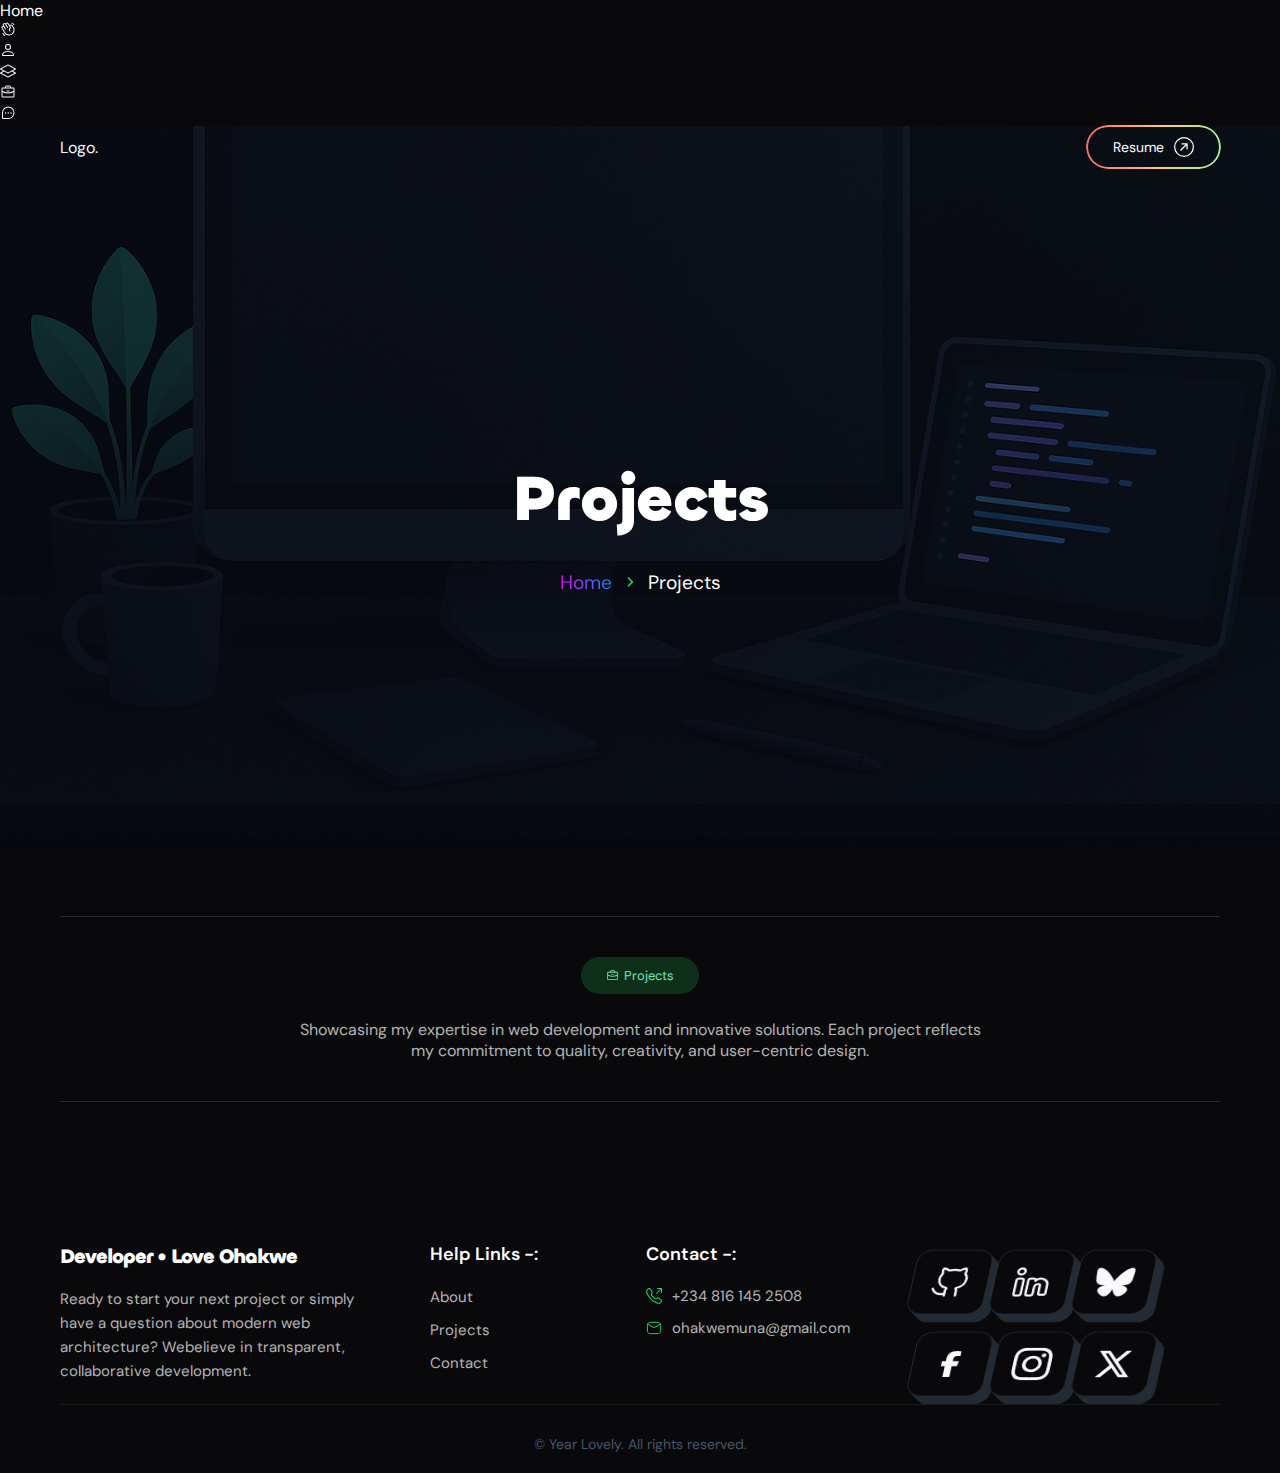
<file: projects.html>
<!DOCTYPE html>
<html lang="en">

<head>
    <meta charset="UTF-8">
    <meta name="viewport" content="width=device-width, initial-scale=1.0">
    <title>Devove ~ Where your ideas come to life</title>
    <meta name="description"
        content="Devove is a cutting-edge software development company specializing in crafting innovative web and mobile applications. Our team of expert developers and designers are dedicated to transforming your ideas into reality with seamless user experiences and robust functionality.">
    <meta name="keywords"
        content="software development, web applications, mobile applications, innovative solutions, expert developers, user experience, robust functionality, cutting-edge technology">
    <meta name="author" content="Devove">

    <!-- css -->
    <link rel="stylesheet" href="assets/css/main.css">
    <link rel="stylesheet" href="assets/css/projects.css">

    <!-- scripts -->
    <script src="assets/js/script.js" defer></script>
</head>

<body>
    <main>
        <!-- navigation -->
        <div id="nav-container" class="nav-container">
            <nav>
                <div id="bottom-nav-bar-upper"></div>
                <ul id="nav-dock" class="">
                    <div class="nav-tool-tip" aria-hidden="true">
                        <p class="nav-tool-tip__text" aria-hidden="true"></p>
                    </div>

                    <li>
                        <a href="" class="nav-link nav-home-link" data-tooltip="Home">
                            <svg aria-hidden="true" xmlns="http://www.w3.org/2000/svg" viewBox="0 0 256 256"
                                class="size-5">
                                <path fill="currentColor"
                                    d="m220.17 100l-17.31-30a28 28 0 0 0-38.24-10.25a27.7 27.7 0 0 0-9 8.34L138.2 38a28 28 0 0 0-48.48 0a28 28 0 0 0-41.57 36l1.59 2.76A27.7 27.7 0 0 0 38 80.41a28 28 0 0 0-10.24 38.25l40 69.32a87.47 87.47 0 0 0 53.43 41a88.6 88.6 0 0 0 22.92 3a88 88 0 0 0 76.06-132Zm-6.66 62.64A72 72 0 0 1 81.62 180l-40-69.32a12 12 0 0 1 20.78-12L81.63 132a8 8 0 1 0 13.85-8L62 66a12 12 0 1 1 20.78-12L114 108a8 8 0 1 0 13.85-8l-24.28-42a12 12 0 1 1 20.78-12l33.42 57.9a48 48 0 0 0-5.54 60.6a8 8 0 0 0 13.24-9a32 32 0 0 1 7.31-43.5a8 8 0 0 0 2.13-10.4L168.23 90A12 12 0 1 1 189 78l17.31 30a71.56 71.56 0 0 1 7.2 54.62ZM184.25 31.71A8 8 0 0 1 194 26a59.62 59.62 0 0 1 36.53 28l.33.57a8 8 0 1 1-13.85 8l-.33-.57a43.67 43.67 0 0 0-26.8-20.5a8 8 0 0 1-5.63-9.79M80.89 237a8 8 0 0 1-11.23 1.33A119.6 119.6 0 0 1 40.06 204a8 8 0 0 1 13.86-8a103.7 103.7 0 0 0 25.64 29.72A8 8 0 0 1 80.89 237">
                                </path>
                            </svg>
                        </a>
                    </li>
                    <li>
                        <a href="#about" class="nav-link nav-about-link" data-tooltip="About">
                            <svg xmlns="http://www.w3.org/2000/svg" fill="currentColor" class="bi bi-person"
                                viewBox="0 0 16 16">
                                <path
                                    d="M8 8a3 3 0 1 0 0-6 3 3 0 0 0 0 6m2-3a2 2 0 1 1-4 0 2 2 0 0 1 4 0m4 8c0 1-1 1-1 1H3s-1 0-1-1 1-4 6-4 6 3 6 4m-1-.004c-.001-.246-.154-.986-.832-1.664C11.516 10.68 10.289 10 8 10s-3.516.68-4.168 1.332c-.678.678-.83 1.418-.832 1.664z" />
                            </svg>
                        </a>
                    </li>
                    <li>
                        <a href="#skills" class="nav-link nav-skills-link" data-tooltip="Skills">
                            <svg xmlns="http://www.w3.org/2000/svg" fill="currentColor" class="bi bi-layers"
                                viewBox="0 0 16 16">
                                <path
                                    d="M8.235 1.559a.5.5 0 0 0-.47 0l-7.5 4a.5.5 0 0 0 0 .882L3.188 8 .264 9.559a.5.5 0 0 0 0 .882l7.5 4a.5.5 0 0 0 .47 0l7.5-4a.5.5 0 0 0 0-.882L12.813 8l2.922-1.559a.5.5 0 0 0 0-.882zm3.515 7.008L14.438 10 8 13.433 1.562 10 4.25 8.567l3.515 1.874a.5.5 0 0 0 .47 0zM8 9.433 1.562 6 8 2.567 14.438 6z" />
                            </svg>
                        </a>
                    </li>
                    <li>
                        <a href="projects.html" class="nav-link nav-projects-link" data-tooltip="Projects">
                            <svg aria-hidden="true" xmlns="http://www.w3.org/2000/svg" viewBox="0 0 256 256"
                                class="size-5">
                                <path fill="currentColor"
                                    d="M216 56h-40v-8a24 24 0 0 0-24-24h-48a24 24 0 0 0-24 24v8H40a16 16 0 0 0-16 16v128a16 16 0 0 0 16 16h176a16 16 0 0 0 16-16V72a16 16 0 0 0-16-16M96 48a8 8 0 0 1 8-8h48a8 8 0 0 1 8 8v8H96Zm120 24v41.61A184 184 0 0 1 128 136a184.1 184.1 0 0 1-88-22.38V72Zm0 128H40v-68.36A200.2 200.2 0 0 0 128 152a200.25 200.25 0 0 0 88-20.37zm-112-88a8 8 0 0 1 8-8h32a8 8 0 0 1 0 16h-32a8 8 0 0 1-8-8">
                                </path>
                            </svg>
                        </a>
                    </li>
                    <li>
                        <a href="contact.html" class="nav-link nav-contact-link" data-tooltip="Contact">
                            <svg aria-hidden="true" xmlns="http://www.w3.org/2000/svg" viewBox="0 0 256 256"
                                class="size-5">
                                <path fill="currentColor"
                                    d="M132 24A100.11 100.11 0 0 0 32 124v84a16 16 0 0 0 16 16h84a100 100 0 0 0 0-200m0 184H48v-84a84 84 0 1 1 84 84m12-80a12 12 0 1 1-12-12a12 12 0 0 1 12 12m-44 0a12 12 0 1 1-12-12a12 12 0 0 1 12 12m88 0a12 12 0 1 1-12-12a12 12 0 0 1 12 12">
                                </path>
                            </svg>
                        </a>
                    </li>
                </ul>
            </nav>
        </div>

        <!-- hero -->
        <section class="banner">
            <header>
                <div class="container">
                    <a href="index.html" class="logo">Logo.</a>

                    <a href="my_cv.html" target="_blank" class="view-resume primary-btn animated-border">
                        Resume

                        <span>
                            <svg xmlns="http://www.w3.org/2000/svg" fill="currentColor"
                                class="bi bi-arrow-up-right-circle" viewBox="0 0 16 16">
                                <path fill-rule="evenodd"
                                    d="M1 8a7 7 0 1 0 14 0A7 7 0 0 0 1 8m15 0A8 8 0 1 1 0 8a8 8 0 0 1 16 0M5.854 10.803a.5.5 0 1 1-.708-.707L9.243 6H6.475a.5.5 0 1 1 0-1h3.975a.5.5 0 0 1 .5.5v3.975a.5.5 0 1 1-1 0V6.707z" />
                            </svg>
                        </span>
                    </a>
                </div>
            </header>
            <div class="container banner-container">
                <div class="text-content">
                    <h1>Projects</h1>

                    <p>
                        <a href="index.html">
                            <em class="border-line">home</em>
                        </a>
                        <span>
                            <svg xmlns="http://www.w3.org/2000/svg" viewBox="0 0 640 640">
                                <path
                                    d="M439.1 297.4C451.6 309.9 451.6 330.2 439.1 342.7L279.1 502.7C266.6 515.2 246.3 515.2 233.8 502.7C221.3 490.2 221.3 469.9 233.8 457.4L371.2 320L233.9 182.6C221.4 170.1 221.4 149.8 233.9 137.3C246.4 124.8 266.7 124.8 279.2 137.3L439.2 297.3z" />
                            </svg>
                        </span>
                        Projects
                    </p>
                </div>
            </div>
        </section>

        <!-- projects -->
        <section class="projects projects-wrapper" id="projects">
            <div class="container">
                <div class="section-header">
                    <div class="section-header-col">
                        <div class="section-label">
                            <span>
                                <svg aria-hidden="true" xmlns="http://www.w3.org/2000/svg" viewBox="0 0 256 256"
                                    class="size-5">
                                    <path fill="currentColor"
                                        d="M216 56h-40v-8a24 24 0 0 0-24-24h-48a24 24 0 0 0-24 24v8H40a16 16 0 0 0-16 16v128a16 16 0 0 0 16 16h176a16 16 0 0 0 16-16V72a16 16 0 0 0-16-16M96 48a8 8 0 0 1 8-8h48a8 8 0 0 1 8 8v8H96Zm120 24v41.61A184 184 0 0 1 128 136a184.1 184.1 0 0 1-88-22.38V72Zm0 128H40v-68.36A200.2 200.2 0 0 0 128 152a200.25 200.25 0 0 0 88-20.37zm-112-88a8 8 0 0 1 8-8h32a8 8 0 0 1 0 16h-32a8 8 0 0 1-8-8">
                                    </path>
                                </svg>
                            </span>
                            Projects
                        </div>

                        <h2 class="section-heading">
                            
                        </h2>

                        <p class="section-subtitle"> Showcasing my
                            expertise in web development and
                            innovative solutions. Each project reflects my commitment to quality, creativity, and
                            user-centric
                            design.</p>
                    </div>
                </div>
            </div>
        </section>

    </main>

    <!-- footer -->
    <footer>
        <div class="container">
            <div class="footer-grid">
                <div class="footer-brand">
                    <h2>Developer • Love Ohakwe</h2>
                    <p>
                        Ready to start your next project or simply have a question about modern web architecture?
                        Webelieve in transparent, collaborative development.
                    </p>
                </div>

                <div class="footer-column footer-help-col">
                    <h3>Help Links -:</h3>
                    <ul>
                        <li><a href="#" class="border-line">About</a></li>
                        <li><a href="#" class="border-line">Projects</a></li>
                        <li><a href="#" class="border-line">Contact</a></li>
                    </ul>
                </div>

                <div class="footer-column footer-contact-col">
                    <h3>Contact -:</h3>
                    <ul>
                        <li>
                            <span>
                                <svg xmlns="http://www.w3.org/2000/svg" width="16" height="16" fill="currentColor"
                                    class="bi bi-telephone-outbound" viewBox="0 0 16 16">
                                    <path
                                        d="M3.654 1.328a.678.678 0 0 0-1.015-.063L1.605 2.3c-.483.484-.661 1.169-.45 1.77a17.6 17.6 0 0 0 4.168 6.608 17.6 17.6 0 0 0 6.608 4.168c.601.211 1.286.033 1.77-.45l1.034-1.034a.678.678 0 0 0-.063-1.015l-2.307-1.794a.68.68 0 0 0-.58-.122l-2.19.547a1.75    1.75 0 0 1-1.657-.459L5.482 8.062a1.75 1.75 0 0 1-.46-1.657l.548-2.19a.68.68 0 0 0-.122-.58zM1.884.511a1.745 1.745 0 0 1 2.612.163L6.29 2.98c.329.423.445.974.315 1.494l-.547 2.19a.68.68 0 0 0 .178.643l2.457 2.457a.68.68 0 0 0 .644.178l2.189-.547a1.75 1.75 0 0 1 1.494.315l2.306 1.794c.829.645.905 1.87.163 2.611l-1.034 1.034c-.74.74-1.846 1.065-2.877.702a18.6 18.6 0 0 1-7.01-4.42 18.6 18.6 0 0 1-4.42-7.009c-.362-1.03-.037-2.137.703-2.877zM11 .5a.5.5 0 0 1 .5-.5h4a.5.5 0 0 1 .5.5v4a.5.5 0 0 1-1 0V1.707l-4.146 4.147a.5.5 0 0 1-.708-.708L14.293 1H11.5a.5.5 0 0 1-.5-.5" />
                                </svg>
                            </span>
                            <a href="tel:+2348161452508">+234 816 145 2508</a>
                        </li>
                        <li>
                            <span>
                                <svg aria-hidden="true" xmlns="http://www.w3.org/2000/svg" width="1em" height="1em"
                                    viewBox="0 0 24 24" data-astro-cid-wyj6lz6x="true">
                                    <g fill="none" stroke="currentColor" stroke-linecap="round" stroke-linejoin="round"
                                        stroke-width="1.5" color="currentColor">
                                        <path d="m2 6l6.913 3.917c2.549 1.444 3.625 1.444 6.174 0L22 6"></path>
                                        <path
                                            d="M2.016 13.476c.065 3.065.098 4.598 1.229 5.733c1.131 1.136 2.705 1.175 5.854 1.254c1.94.05 3.862.05 5.802 0c3.149-.079 4.723-.118 5.854-1.254c1.131-1.135 1.164-2.668 1.23-5.733c.02-.986.02-1.966 0-2.952c-.066-3.065-.099-4.598-1.23-5.733c-1.131-1.136-2.705-1.175-5.854-1.254a115 115 0 0 0-5.802 0c-3.149.079-4.723.118-5.854 1.254c-1.131 1.135-1.164 2.668-1.23 5.733a69 69 0 0 0 0 2.952">
                                        </path>
                                    </g>
                                </svg>
                            </span>
                            <a href="mailto:ohakwemuna@gmail.com">ohakwemuna@gmail.com</a>
                        </li>
                    </ul>
                </div>

                <div class="footer-column">
                    <!-- <h3>Socials -:</h3> -->
                    <div class="cta-section">
                        <div class="board">
                            <div class="key-position">
                                <a aria-label="Github" class="key" data-key="Github" target="_blank" href=""> <svg
                                        aria-hidden="true" xmlns="http://www.w3.org/2000/svg" width="1em" height="1em"
                                        viewBox="0 0 24 24" data-astro-cid-wyj6lz6x="true">
                                        <g fill="none" stroke="currentColor" stroke-linecap="round"
                                            stroke-linejoin="round" stroke-width="1.5" color="currentColor">
                                            <path d="M10 20.568c-3.429 1.157-6.286 0-8-3.568"></path>
                                            <path
                                                d="M10 22v-3.242c0-.598.184-1.118.48-1.588c.204-.322.064-.78-.303-.88C7.134 15.452 5 14.107 5 9.645c0-1.16.38-2.25 1.048-3.2c.166-.236.25-.354.27-.46c.02-.108-.015-.247-.085-.527c-.283-1.136-.264-2.343.16-3.43c0 0 .877-.287 2.874.96c.456.285.684.428.885.46s.469-.035 1.005-.169A9.5 9.5 0 0 1 13.5 3a9.6 9.6 0 0 1 2.343.28c.536.134.805.2 1.006.169c.2-.032.428-.175.884-.46c1.997-1.247 2.874-.96 2.874-.96c.424 1.087.443 2.294.16 3.43c-.07.28-.104.42-.084.526s.103.225.269.461c.668.95 1.048 2.04 1.048 3.2c0 4.462-2.134 5.807-5.177 6.643c-.367.101-.507.559-.303.88c.296.47.48.99.48 1.589V22">
                                            </path>
                                        </g>
                                    </svg>
                                </a>
                            </div>

                            <div class="key-position">
                                <a aria-label="LinkedIn" class="key" data-key="LinkedIn" target="_blank" href="">
                                    <svg aria-hidden="true" xmlns="http://www.w3.org/2000/svg" width="1em" height="1em"
                                        viewBox="0 0 24 24" data-astro-cid-wyj6lz6x="true">
                                        <path fill="none" stroke="currentColor" stroke-linecap="round"
                                            stroke-linejoin="round" stroke-width="1.5"
                                            d="M4.5 9.5H4c-.943 0-1.414 0-1.707.293S2 10.557 2 11.5V20c0 .943 0 1.414.293 1.707S3.057 22 4 22h.5c.943 0 1.414 0 1.707-.293S6.5 20.943 6.5 20v-8.5c0-.943 0-1.414-.293-1.707S5.443 9.5 4.5 9.5m2-5.25a2.25 2.25 0 1 1-4.5 0a2.25 2.25 0 0 1 4.5 0m5.826 5.25H11.5c-.943 0-1.414 0-1.707.293S9.5 10.557 9.5 11.5V20c0 .943 0 1.414.293 1.707S10.557 22 11.5 22h.5c.943 0 1.414 0 1.707-.293S14 20.943 14 20v-3.5c0-1.657.528-3 2.088-3c.78 0 1.412.672 1.412 1.5v4.5c0 .943 0 1.414.293 1.707s.764.293 1.707.293h.499c.942 0 1.414 0 1.707-.293c.292-.293.293-.764.293-1.706L22 14c0-2.486-2.364-4.5-4.703-4.5c-1.332 0-2.52.652-3.297 1.673c0-.63 0-.945-.137-1.179a1 1 0 0 0-.358-.358c-.234-.137-.549-.137-1.179-.137"
                                            color="currentColor"></path>
                                    </svg>
                                </a>
                            </div>

                            <div class="key-position">
                                <a aria-label="Bluesky" class="key" data-key="Bluesky" target="_blank"
                                    href="my_cv.html">
                                    <svg xmlns="http://www.w3.org/2000/svg" width="16" height="16" fill="currentColor"
                                        class="bi bi-bluesky" viewBox="0 0 16 16">
                                        <path
                                            d="M3.468 1.948C5.303 3.325 7.276 6.118 8 7.616c.725-1.498 2.698-4.29 4.532-5.668C13.855.955 16 .186 16 2.632c0 .489-.28 4.105-.444 4.692-.572 2.04-2.653 2.561-4.504 2.246 3.236.551 4.06 2.375 2.281 4.2-3.376 3.464-4.852-.87-5.23-1.98-.07-.204-.103-.3-.103-.218 0-.081-.033.014-.102.218-.379 1.11-1.855 5.444-5.231 1.98-1.778-1.825-.955-3.65 2.28-4.2-1.85.315-3.932-.205-4.503-2.246C.28 6.737 0 3.12 0 2.632 0 .186 2.145.955 3.468 1.948" />
                                    </svg>
                                </a>
                            </div>

                            <div class="key-position">
                                <a aria-label="Facebook" class="key" data-key="Facebook" target="_blank" href=""> <svg
                                        xmlns="http://www.w3.org/2000/svg" viewBox="0 0 640 640">
                                        <path
                                            d="M240 363.3L240 576L356 576L356 363.3L442.5 363.3L460.5 265.5L356 265.5L356 230.9C356 179.2 376.3 159.4 428.7 159.4C445 159.4 458.1 159.8 465.7 160.6L465.7 71.9C451.4 68 416.4 64 396.2 64C289.3 64 240 114.5 240 223.4L240 265.5L174 265.5L174 363.3L240 363.3z" />
                                    </svg>
                                </a>
                            </div>

                            <div class="key-position">
                                <a aria-label="Instagram" class="key" data-key="Instagram" target="_blank" href=""> <svg
                                        xmlns="http://www.w3.org/2000/svg" width="16" height="16" fill="currentColor"
                                        class="bi bi-instagram" viewBox="0 0 16 16">
                                        <path
                                            d="M8 0C5.829 0 5.556.01 4.703.048 3.85.088 3.269.222 2.76.42a3.9 3.9 0 0 0-1.417.923A3.9 3.9 0 0 0 .42 2.76C.222 3.268.087 3.85.048 4.7.01 5.555 0 5.827 0 8.001c0 2.172.01 2.444.048 3.297.04.852.174 1.433.372 1.942.205.526.478.972.923 1.417.444.445.89.719 1.416.923.51.198 1.09.333 1.942.372C5.555 15.99 5.827 16 8 16s2.444-.01 3.298-.048c.851-.04 1.434-.174 1.943-.372a3.9 3.9 0 0 0 1.416-.923c.445-.445.718-.891.923-1.417.197-.509.332-1.09.372-1.942C15.99 10.445 16 10.173 16 8s-.01-2.445-.048-3.299c-.04-.851-.175-1.433-.372-1.941a3.9 3.9 0 0 0-.923-1.417A3.9 3.9 0 0 0 13.24.42c-.51-.198-1.092-.333-1.943-.372C10.443.01 10.172 0 7.998 0zm-.717 1.442h.718c2.136 0 2.389.007 3.232.046.78.035 1.204.166 1.486.275.373.145.64.319.92.599s.453.546.598.92c.11.281.24.705.275 1.485.039.843.047 1.096.047 3.231s-.008 2.389-.047 3.232c-.035.78-.166 1.203-.275 1.485a2.5 2.5 0 0 1-.599.919c-.28.28-.546.453-.92.598-.28.11-.704.24-1.485.276-.843.038-1.096.047-3.232.047s-2.39-.009-3.233-.047c-.78-.036-1.203-.166-1.485-.276a2.5 2.5 0 0 1-.92-.598 2.5 2.5 0 0 1-.6-.92c-.109-.281-.24-.705-.275-1.485-.038-.843-.046-1.096-.046-3.233s.008-2.388.046-3.231c.036-.78.166-1.204.276-1.486.145-.373.319-.64.599-.92s.546-.453.92-.598c.282-.11.705-.24 1.485-.276.738-.034 1.024-.044 2.515-.045zm4.988 1.328a.96.96 0 1 0 0 1.92.96.96 0 0 0 0-1.92m-4.27 1.122a4.109 4.109 0 1 0 0 8.217 4.109 4.109 0 0 0 0-8.217m0 1.441a2.667 2.667 0 1 1 0 5.334 2.667 2.667 0 0 1 0-5.334" />
                                    </svg></a>
                            </div>

                            <div class="key-position">
                                <a aria-label="Twitter" class="key" data-key="Twitter" target="_blank" href=""> <svg
                                        viewBox="0 0 24 24" fill="currentColor">
                                        <path
                                            d="M18.244 2.25h3.308l-7.227 8.26 8.502 11.24H16.17l-5.214-6.817L4.99 21.75H1.68l7.73-8.835L1.254 2.25H8.08l4.713 6.231zm-1.161 17.52h1.833L7.084 4.126H5.117z" />
                                    </svg></a>
                            </div>
                        </div>
                    </div>
                </div>
            </div>

            <div class="footer-bottom">
                <div class="copyright">&copy; <span class="year">Year</span> Lovely. All rights reserved.</div>
                <!-- <div class="last-updated">Last updated by Lovely on October 19, 2025 at 5:20 PM UTC+7</div> -->
            </div>
        </div>
    </footer>
</body>

</html>
</file>
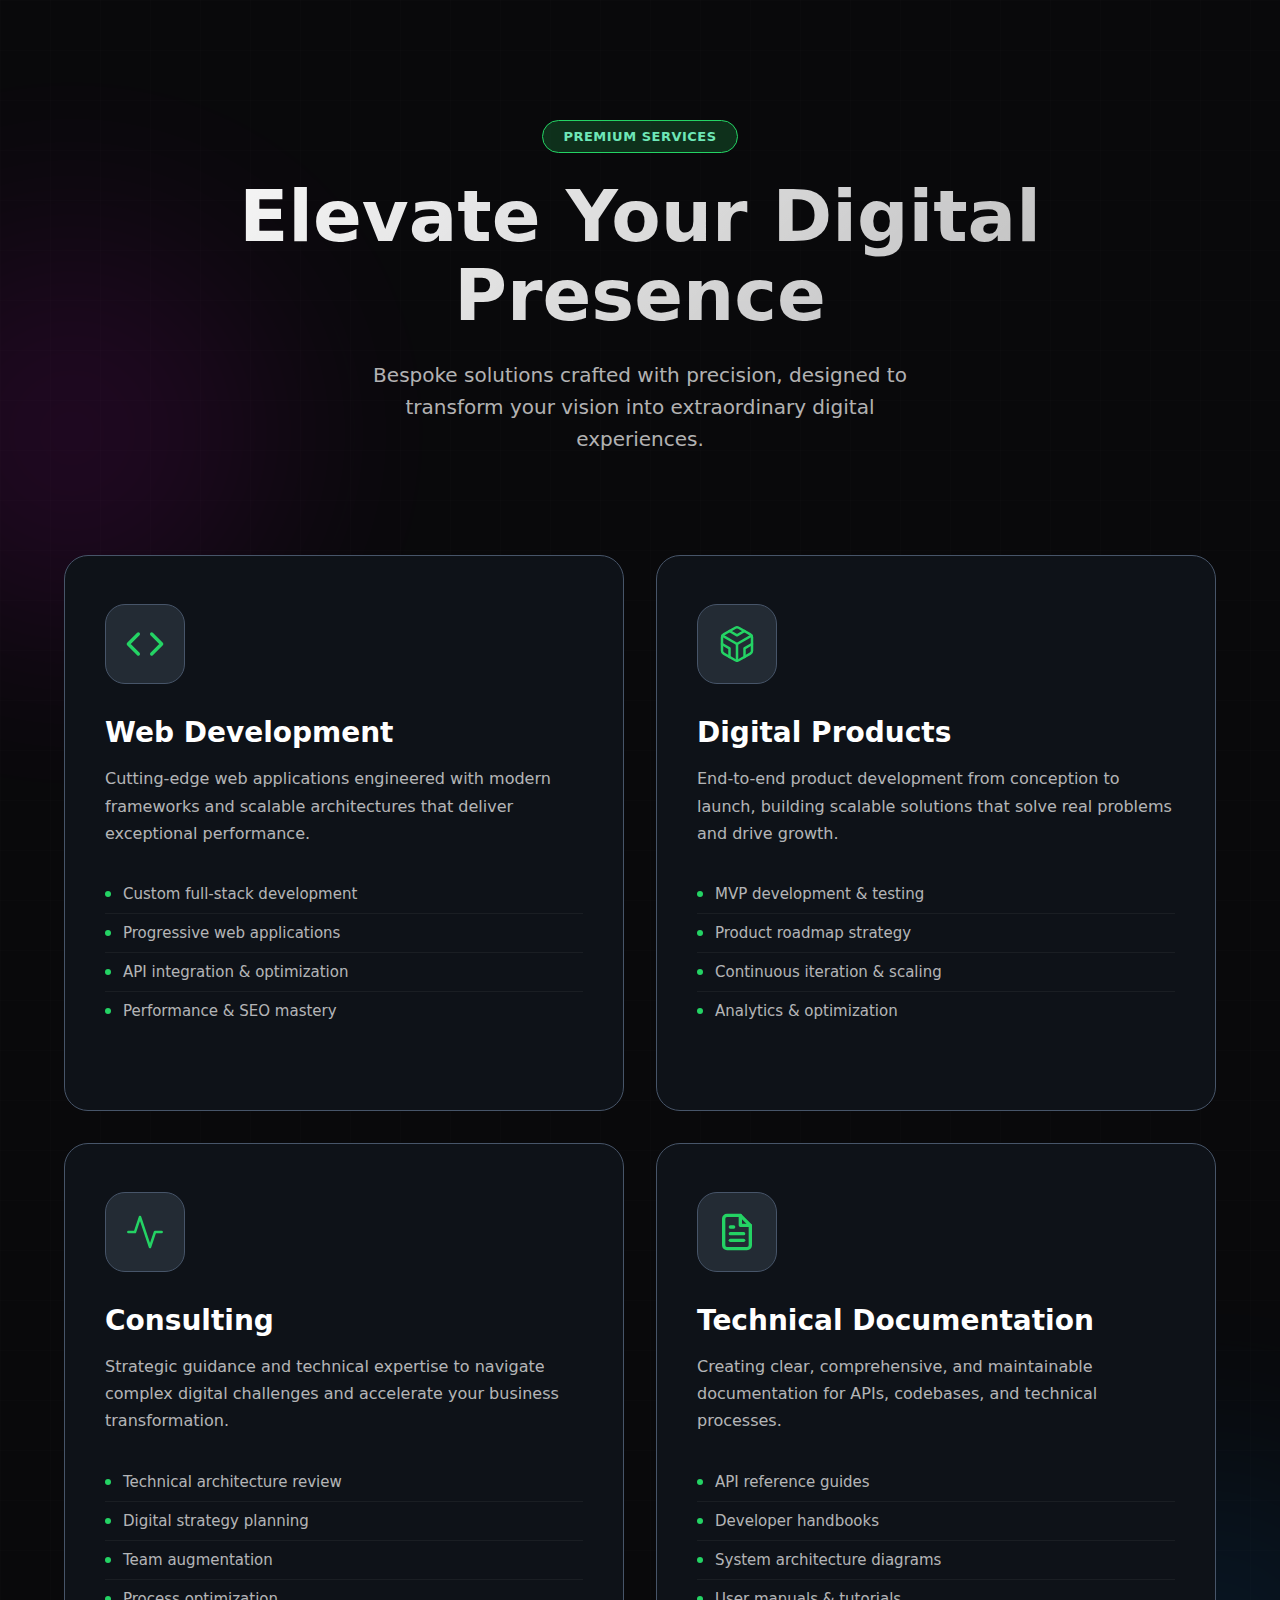
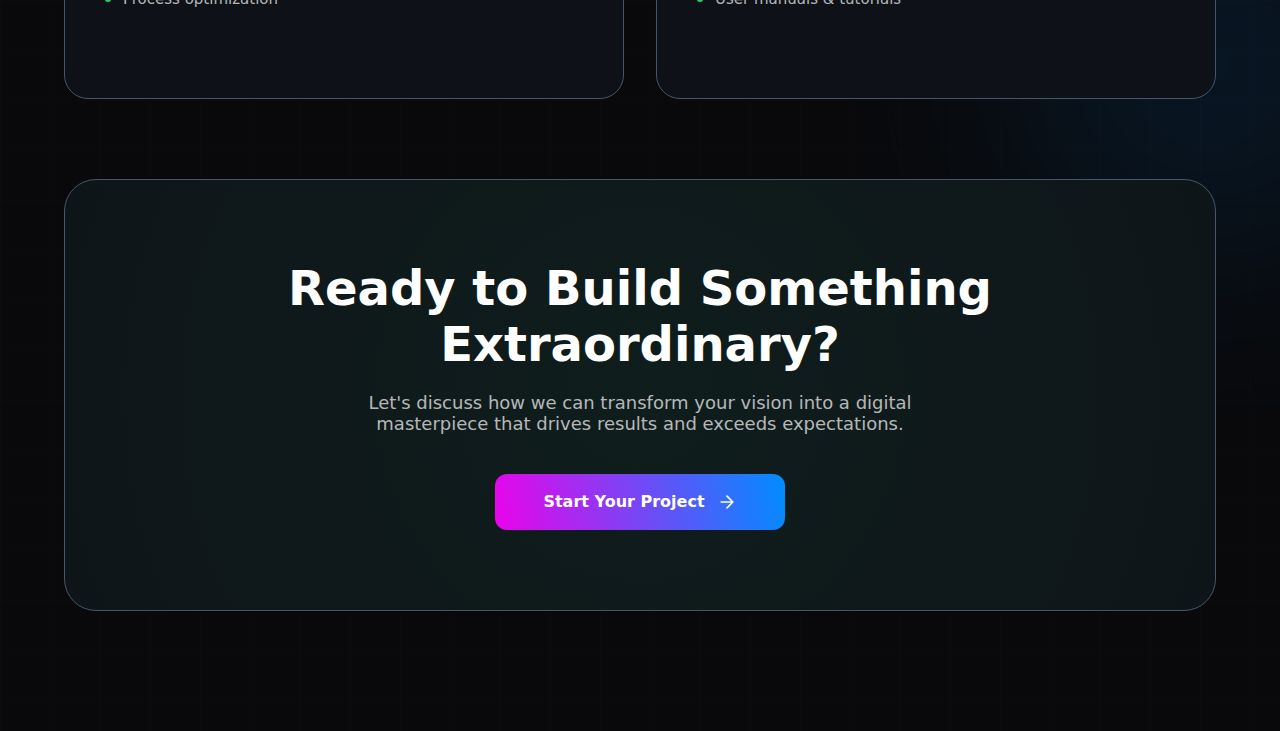
<file: service-section.html>
<!DOCTYPE html>
<html lang="en">
<head>
    <meta charset="UTF-8">
    <meta name="viewport" content="width=device-width, initial-scale=1.0">
    <title>Premium Services</title>
    <style>
        :root {
            --card-border: #475569;
            --card-background: hsl(215, 26%, 7.5%);
            --color: ghostwhite;
            --background-2: #09090b;
            --background-3: #232b34;
            --contrast: #fff;
            --size: 5rem;
            --text-color: rgba(255, 255, 255, 0.7);
            --accent: #24d364;
            --badge-color: #6EE7B7;
            --fade-accent: #24d36431;
            --primary: rgb(234, 3, 234);
            --secondary: rgb(0, 140, 255);
            --line-gradient: linear-gradient(80deg, var(--primary), var(--secondary));
            --bd-primary: #ffffff30;
            --hover-btn-bg: #ffffff0d;
            --hover-btn-border: #ffffff3e;
            --font-family: "Switzer", system-ui, -apple-system, BlinkMacSystemFont, 'Segoe UI', Roboto, Oxygen, Ubuntu, Cantarell, 'Open Sans', 'Helvetica Neue', sans-serif;
        }

        * {
            margin: 0;
            padding: 0;
            box-sizing: border-box;
        }

        body {
            font-family: var(--font-family);
            background: var(--background-2);
            color: var(--color);
            overflow-x: hidden;
        }

        .services-section {
            min-height: 100vh;
            padding: 120px 5%;
            position: relative;
            background: var(--background-2);
        }

        /* Subtle grid background */
        .services-section::before {
            content: '';
            position: absolute;
            top: 0;
            left: 0;
            right: 0;
            bottom: 0;
            background-image: 
                linear-gradient(rgba(255, 255, 255, 0.02) 1px, transparent 1px),
                linear-gradient(90deg, rgba(255, 255, 255, 0.02) 1px, transparent 1px);
            background-size: 50px 50px;
            pointer-events: none;
            opacity: 0.5;
        }

        .container {
            max-width: 1400px;
            margin: 0 auto;
            position: relative;
            z-index: 1;
        }

        .section-header {
            text-align: center;
            margin-bottom: 100px;
            position: relative;
        }

        .section-badge {
            display: inline-block;
            padding: 8px 20px;
            background: var(--fade-accent);
            border: 1px solid var(--accent);
            border-radius: 50px;
            font-size: 13px;
            font-weight: 600;
            letter-spacing: 0.5px;
            text-transform: uppercase;
            color: var(--badge-color);
            margin-bottom: 24px;
        }

        .section-title {
            font-size: clamp(42px, 6vw, 72px);
            font-weight: 700;
            line-height: 1.1;
            margin-bottom: 24px;
            background: linear-gradient(135deg, var(--contrast) 0%, var(--text-color) 100%);
            -webkit-background-clip: text;
            -webkit-text-fill-color: transparent;
            background-clip: text;
        }

        .section-subtitle {
            font-size: clamp(16px, 2vw, 20px);
            color: var(--text-color);
            max-width: 600px;
            margin: 0 auto;
            line-height: 1.6;
        }

        .services-grid {
            display: grid;
            grid-template-columns: repeat(auto-fit, minmax(380px, 1fr));
            gap: 32px;
            margin-bottom: 80px;
        }

        .service-card {
            background: var(--card-background);
            border: 1px solid var(--card-border);
            border-radius: 24px;
            padding: 48px 40px;
            position: relative;
            overflow: hidden;
            cursor: pointer;
            transition: all 0.4s cubic-bezier(0.4, 0, 0.2, 1);
        }

        .service-card::before {
            content: '';
            position: absolute;
            top: 0;
            left: 0;
            right: 0;
            height: 2px;
            background: var(--line-gradient);
            transform: scaleX(0);
            transform-origin: left;
            transition: transform 0.6s cubic-bezier(0.4, 0, 0.2, 1);
        }

        .service-card:hover::before {
            transform: scaleX(1);
        }

        .service-card:hover {
            transform: translateY(-8px);
            border-color: var(--bd-primary);
            box-shadow: 0 20px 60px rgba(0, 0, 0, 0.4);
        }

        .service-icon {
            width: 80px;
            height: 80px;
            background: var(--background-3);
            border: 1px solid var(--card-border);
            border-radius: 20px;
            display: flex;
            align-items: center;
            justify-content: center;
            margin-bottom: 32px;
            position: relative;
            overflow: hidden;
        }

        .service-card:hover .service-icon {
            border-color: var(--accent);
            box-shadow: 0 0 30px var(--fade-accent);
        }

        .service-icon svg {
            width: 40px;
            height: 40px;
            stroke: var(--accent);
            fill: none;
            position: relative;
            z-index: 1;
        }

        .service-icon::after {
            content: '';
            position: absolute;
            inset: 0;
            background: var(--line-gradient);
            opacity: 0;
            transition: opacity 0.4s;
        }

        .service-card:hover .service-icon::after {
            opacity: 0.1;
        }

        .service-title {
            font-size: 28px;
            font-weight: 700;
            margin-bottom: 16px;
            color: var(--contrast);
        }

        .service-description {
            font-size: 16px;
            line-height: 1.7;
            color: var(--text-color);
            margin-bottom: 28px;
        }

        .service-features {
            list-style: none;
            margin-bottom: 32px;
        }

        .service-features li {
            padding: 10px 0;
            display: flex;
            align-items: center;
            gap: 12px;
            font-size: 15px;
            color: var(--text-color);
            border-bottom: 1px solid rgba(255, 255, 255, 0.05);
        }

        .service-features li:last-child {
            border-bottom: none;
        }

        .service-features li::before {
            content: '';
            width: 6px;
            height: 6px;
            background: var(--accent);
            border-radius: 50%;
            flex-shrink: 0;
        }

        .service-link {
            display: inline-flex;
            align-items: center;
            gap: 8px;
            font-size: 15px;
            font-weight: 600;
            color: var(--accent);
            text-decoration: none;
            position: relative;
        }

        .service-link::after {
            content: '';
            position: absolute;
            bottom: -2px;
            left: 0;
            width: 0;
            height: 2px;
            background: var(--accent);
            transition: width 0.3s;
        }

        .service-link:hover::after {
            width: calc(100% - 24px);
        }

        .service-link svg {
            width: 16px;
            height: 16px;
            transition: transform 0.3s;
        }

        .service-link:hover svg {
            transform: translateX(4px);
        }

        .cta-section {
            background: var(--card-background);
            border: 1px solid var(--card-border);
            border-radius: 32px;
            padding: 80px 60px;
            text-align: center;
            position: relative;
            overflow: hidden;
        }

        .cta-section::before {
            content: '';
            position: absolute;
            top: -50%;
            left: -50%;
            width: 200%;
            height: 200%;
            background: radial-gradient(circle, var(--fade-accent) 0%, transparent 70%);
            animation: rotate 20s linear infinite;
            opacity: 0.3;
        }

        @keyframes rotate {
            0% { transform: rotate(0deg); }
            100% { transform: rotate(360deg); }
        }

        .cta-content {
            position: relative;
            z-index: 1;
        }

        .cta-title {
            font-size: clamp(32px, 5vw, 48px);
            font-weight: 700;
            margin-bottom: 20px;
            color: var(--contrast);
        }

        .cta-description {
            font-size: 18px;
            color: var(--text-color);
            margin-bottom: 40px;
            max-width: 600px;
            margin-left: auto;
            margin-right: auto;
        }

        .cta-button {
            display: inline-flex;
            align-items: center;
            gap: 12px;
            padding: 18px 48px;
            background: var(--line-gradient);
            border: none;
            border-radius: 12px;
            font-size: 16px;
            font-weight: 600;
            color: var(--contrast);
            cursor: pointer;
            transition: all 0.3s;
            text-decoration: none;
            font-family: var(--font-family);
        }

        .cta-button:hover {
            transform: translateY(-2px);
            box-shadow: 0 12px 40px rgba(234, 3, 234, 0.3);
        }

        .cta-button svg {
            width: 20px;
            height: 20px;
        }

        @media (max-width: 768px) {
            .services-section {
                padding: 80px 5%;
            }

            .services-grid {
                grid-template-columns: 1fr;
            }

            .section-header {
                margin-bottom: 60px;
            }

            .service-card {
                padding: 36px 28px;
            }

            .cta-section {
                padding: 60px 32px;
            }
        }

        /* Subtle parallax effect on scroll */
        .parallax-layer {
            position: absolute;
            width: 400px;
            height: 400px;
            border-radius: 50%;
            filter: blur(100px);
            opacity: 0.1;
            pointer-events: none;
        }

        .parallax-layer-1 {
            top: 10%;
            left: -10%;
            background: var(--primary);
        }

        .parallax-layer-2 {
            bottom: 20%;
            right: -10%;
            background: var(--secondary);
        }
    </style>
</head>
<body>
    <section class="services-section">
        <div class="parallax-layer parallax-layer-1"></div>
        <div class="parallax-layer parallax-layer-2"></div>
        
        <div class="container">
            <div class="section-header">
                <div class="section-badge">Premium Services</div>
                <h2 class="section-title">Elevate Your Digital Presence</h2>
                <p class="section-subtitle">Bespoke solutions crafted with precision, designed to transform your vision into extraordinary digital experiences.</p>
            </div>

              <div class="services-grid">
                <div class="service-card" data-service="1">
                    <div class="service-icon">
                        <svg viewBox="0 0 24 24" fill="none" stroke="currentColor" stroke-width="2" stroke-linecap="round" stroke-linejoin="round">
    <polyline points="16 18 22 12 16 6"></polyline>
    <polyline points="8 6 2 12 8 18"></polyline>
</svg>
                    </div>
                    <h3 class="service-title">Web Development</h3>
                    <p class="service-description">Cutting-edge web applications engineered with modern frameworks and scalable architectures that deliver exceptional performance.</p>
                    <ul class="service-features">
                        <li>Custom full-stack development</li>
                        <li>Progressive web applications</li>
                        <li>API integration & optimization</li>
                        <li>Performance & SEO mastery</li>
                    </ul>
                </div>

                <div class="service-card" data-service="4">
                    <div class="service-icon">
                        <svg viewBox="0 0 24 24" fill="none" stroke-width="1.5" stroke-linecap="round" stroke-linejoin="round">
                            <path d="M21 16V8a2 2 0 0 0-1-1.73l-7-4a2 2 0 0 0-2 0l-7 4A2 2 0 0 0 3 8v8a2 2 0 0 0 1 1.73l7 4a2 2 0 0 0 2 0l7-4A2 2 0 0 0 21 16z"/>
                            <polyline points="7.5 4.21 12 6.81 16.5 4.21"/>
                            <polyline points="7.5 19.79 7.5 14.6 3 12"/>
                            <polyline points="21 12 16.5 14.6 16.5 19.79"/>
                            <polyline points="3.27 6.96 12 12.01 20.73 6.96"/>
                            <line x1="12" y1="22.08" x2="12" y2="12"/>
                        </svg>
                    </div>
                    <h3 class="service-title">Digital Products</h3>
                    <p class="service-description">End-to-end product development from conception to launch, building scalable solutions that solve real problems and drive growth.</p>
                    <ul class="service-features">
                        <li>MVP development & testing</li>
                        <li>Product roadmap strategy</li>
                        <li>Continuous iteration & scaling</li>
                        <li>Analytics & optimization</li>
                    </ul>
                </div>

                <div class="service-card" data-service="6">
                    <div class="service-icon">
                        <svg viewBox="0 0 24 24" fill="none" stroke-width="1.5" stroke-linecap="round" stroke-linejoin="round">
                            <path d="M22 12h-4l-3 9L9 3l-3 9H2"/>
                        </svg>
                    </div>
                    <h3 class="service-title">Consulting</h3>
                    <p class="service-description">Strategic guidance and technical expertise to navigate complex digital challenges and accelerate your business transformation.</p>
                    <ul class="service-features">
                        <li>Technical architecture review</li>
                        <li>Digital strategy planning</li>
                        <li>Team augmentation</li>
                        <li>Process optimization</li>
                    </ul>
                </div>

    <div class="service-card" data-service="8">
        <div class="service-icon">
            <svg viewBox="0 0 24 24" fill="none" stroke="currentColor" stroke-width="2" stroke-linecap="round" stroke-linejoin="round">
                <path d="M14 2H6a2 2 0 00-2 2v16a2 2 0 002 2h12a2 2 0 002-2V8z"></path>
                <polyline points="14 2 14 8 20 8"></polyline>
                <line x1="16" y1="13" x2="8" y2="13"></line>
                <line x1="16" y1="17" x2="8" y2="17"></line>
                <line x1="10" y1="9" x2="8" y2="9"></line>
            </svg>
        </div>
        <h3 class="service-title">Technical Documentation</h3>
        <p class="service-description">Creating clear, comprehensive, and maintainable documentation for APIs, codebases, and technical processes.</p>
        <ul class="service-features">
            <li>API reference guides</li>
            <li>Developer handbooks</li>
            <li>System architecture diagrams</li>
            <li>User manuals & tutorials</li>
        </ul>
    </div>
            </div>
            
            <div class="cta-section">
                <div class="cta-content">
                    <h2 class="cta-title">Ready to Build Something Extraordinary?</h2>
                    <p class="cta-description">Let's discuss how we can transform your vision into a digital masterpiece that drives results and exceeds expectations.</p>
                    <a href="#contact" class="cta-button">
                        Start Your Project
                        <svg viewBox="0 0 24 24" fill="none" stroke="currentColor" stroke-width="2" stroke-linecap="round" stroke-linejoin="round">
                            <path d="M5 12h14M12 5l7 7-7 7"/>
                        </svg>
                    </a>
                </div>
            </div>
        </div>
    </section>

    <script>
        // // Subtle parallax effect on scroll
        // let scrollY = 0;
        
        // function updateParallax() {
        //     scrollY = window.pageYOffset;
        //     const layers = document.querySelectorAll('.parallax-layer');
            
        //     layers.forEach((layer, index) => {
        //         const speed = (index + 1) * 0.1;
        //         const yPos = -(scrollY * speed);
        //         layer.style.transform = `translateY(${yPos}px)`;
        //     });
        // }

        // // Throttle scroll events for performance
        // let ticking = false;
        // window.addEventListener('scroll', () => {
        //     if (!ticking) {
        //         window.requestAnimationFrame(() => {
        //             updateParallax();
        //             ticking = false;
        //         });
        //         ticking = true;
        //     }
        // });

        // Add subtle hover tracking effect
        // const cards = document.querySelectorAll('.service-card');
        
        // cards.forEach(card => {
        //     card.addEventListener('mousemove', (e) => {
        //         const rect = card.getBoundingClientRect();
        //         const x = e.clientX - rect.left;
        //         const y = e.clientY - rect.top;
                
        //         const centerX = rect.width / 2;
        //         const centerY = rect.height / 2;
                
        //         const rotateX = (y - centerY) / 30;
        //         const rotateY = (centerX - x) / 30;
                
        //         card.style.transform = `translateY(-8px) rotateX(${rotateX}deg) rotateY(${rotateY}deg)`;
        //     });
            
        //     card.addEventListener('mouseleave', () => {
        //         card.style.transform = 'translateY(0) rotateX(0) rotateY(0)';
        //     });
        // });

        // // Smooth reveal on scroll
        // const observerOptions = {
        //     threshold: 0.15,
        //     rootMargin: '0px 0px -100px 0px'
        // };

        // const observer = new IntersectionObserver((entries) => {
        //     entries.forEach(entry => {
        //         if (entry.isIntersecting) {
        //             entry.target.style.opacity = '1';
        //             entry.target.style.transform = 'translateY(0)';
        //         }
        //     });
        // }, observerOptions);

        // cards.forEach((card, index) => {
        //     card.style.opacity = '0';
        //     card.style.transform = 'translateY(30px)';
        //     card.style.transition = `all 0.6s cubic-bezier(0.4, 0, 0.2, 1) ${index * 0.1}s`;
        //     observer.observe(card);
        // });
    </script>
</body>
</html>
</file>
<file: assets/css/main.css>
@font-face {
    font-family: 'Switzer';
    src: local('Switzer Regular'), local('Switzer'),
        url("../Fonts/OTF/Switzer-Regular.otf") format("opentype");
    font-weight: 400;
    font-style: normal;
    font-display: swap;
}

@font-face {
    font-family: 'Chillax';
    src: local('Chillax Regular'), local('Chillax'),
        url("../Fonts/chillax/Chillax-Regular.otf") format("opentype");
    font-weight: 400;
    font-style: normal;
    font-display: swap;
}

@font-face {
    font-family: 'Chillax';
    src: local('Chillax Medium'), local('Chillax'),
        url("../Fonts/chillax/Chillax-Medium.otf") format("opentype");
    font-weight: 500;
    font-style: normal;
    font-display: swap;
}

@font-face {
    font-family: 'Chillax';
    src: local('Chillax Bold'), local('Chillax'),
        url("../Fonts/chillax/Chillax-Bold.otf") format("opentype");
    font-weight: 700;
    font-style: normal;
    font-display: swap;
}

@font-face {
    font-family: 'DM Sans';
    src: local('DM Sans Regular'), local('DM Sans'),
        url("../Fonts/DM_Sans/DMSans-VariableFont_opsz,wght.ttf") format("truetype");
    font-weight: 100 900;
    font-style: normal;
    font-display: swap;
}

@font-face {
    font-family: 'DM Sans';
    src: url("../Fonts/DM_Sans/DMSans-Italic-VariableFont_opsz,wght.ttf") format("truetype");
    font-weight: 100 900;
    font-style: italic;
    font-display: swap;
}

:root {
    --card-border: #475569;
    --card-background: hsl(215, 26%, 7.5%);
    --color: #f8f8ff;
    --background-2: #09090b;
    --background-3: #232b34;
    --contrast: #fff;
    --size: 5rem;
    --text-color: #ffffffb3;
    --accent: #24d364;
    --badge-color: #6EE7B7;
    --fade-accent: #24d36431;
    --primary: #ea03ea;
    --danger: #ff0000;
    --secondary: #008cff;
    --line-gradient: linear-gradient(80deg, var(--primary), var(--secondary));
    --bd-primary: #ffffff30;
    --hover-btn-bg: #ffffff0d;
    --hover-btn-border: #ffffff3e;
    --font-family: "DM Sans", system-ui, -apple-system, BlinkMacSystemFont, 'Segoe UI', Roboto, Oxygen, Ubuntu, Cantarell, 'Open Sans', 'Helvetica Neue', sans-serif;
    --chillax-font: "Chillax", sans-serif;
}

* {
    padding: 0;
    margin: 0;
    box-sizing: border-box;
}

html {
    scroll-behavior: smooth;
}

body {
    font-size: 16px;
    background-color: var(--background-2) !important;
    font-family: var(--font-family);
    color: var(--contrast);
}

h1,
h2 {
    font-family: var(--chillax-font);
    font-weight: 600 !important;
    letter-spacing: -1px;
}

.container {
    max-width: 1200px;
    padding: 20px;
    margin: auto;
}

a {
    text-decoration: none;
    color: var(--color);
}

li {
    list-style: none;
}

svg {
    width: 16px;
    height: 16px;
}

::selection {
    background-color: var(--primary);
    color: var(--contrast)
}

::-webkit-scrollbar {
    width: 4px;
    background-color: var(--background-3);
}

::-webkit-scrollbar-thumb {
    background: var(--line-gradient);
    border-radius: 5px;
}

main {
    position: relative;
}

header {
    /* position: relative; */
    transition: all 0.3s ease;

    /* Default state - no background on large screens */
    @media (max-width: 768px) {
        width: 100%;
        left: 0;
        right: 0;
    }
}

/* Fixed header state (applied via JavaScript) */
header.header-fixed {
    position: fixed;
    top: 0;
    left: 0;
    right: 0;
    width: 100%;
    background-color: rgba(0, 0, 0, 0.2);
    backdrop-filter: blur(10px);
    z-index: 1000;
    box-shadow: 0 2px 10px rgba(0, 0, 0, 0.3);
}

header .container {
    padding-top: 0;
    padding-bottom: 0;
    display: flex;
    justify-content: space-between;
    align-items: center;

    .logo {
        display: inline-block;
        width: 200px;

        svg {
            width: 200px;
            height: 80px;
        }

        @media (max-width: 768px) {
            width: 150px;

            svg {
                width: 150px;
                height: 60px;
            }
        }
    }

}

.nav-toggle {
    background: transparent;
    border: none;
    color: var(--contrast);
    padding: 0;
    display: none;
    justify-content: center;
    align-items: center;
    cursor: pointer;

    svg {
        width: 35px;
        height: 35px;
    }
}

.primary-btn {
    display: inline-flex;
    padding: 10px 25px;
    gap: 10px;
    align-items: center;
    border: 1px solid var(--card-border);
    border-radius: 20px;
    font-size: 14px;
    text-transform: capitalize;
    position: relative;
    z-index: 1;
    -webkit-mask: none;
    mask: none;
    background: transparent;
    color: var(--contrast);
    cursor: pointer;

    span {
        display: flex;
        justify-content: center;
        align-items: center;
    }

    span svg {
        color: var(--contrast);
        width: 20px;
        height: 20px;
    }
}

.animated-border::before {
    content: "";
    position: absolute;
    inset: -2px;
    border-radius: 22px;
    padding: 2px;
    background: linear-gradient(90deg, #ff6b6b, #ffd166, #6bffb0, #6bb0ff, #c56bff, #ff6b6b);
    background-size: 300% 300%;
    -webkit-mask: linear-gradient(var(--contrast) 0 0) content-box, linear-gradient(var(--contrast) 0 0);
    mask: linear-gradient(var(--contrast) 0 0) content-box, linear-gradient(var(--contrast) 0 0);
    -webkit-mask-composite: xor;
    mask-composite: exclude;
    animation: gradient-rotate 6s linear infinite;
    z-index: -1;
}

.animated-border::after {
    content: "";
    position: absolute;
    inset: 0;
    border-radius: 20px;
    background: transparent;
    z-index: 0;
    pointer-events: none;
}

@keyframes gradient-rotate {
    0% {
        background-position: 0% 50%;
    }

    50% {
        background-position: 100% 50%;
    }

    100% {
        background-position: 0% 50%;
    }
}

@supports not ((-webkit-mask: linear-gradient(#fff 0 0) content-box)) {
    .animated-border::before {
        inset: -2px;
        background: linear-gradient(90deg, rgba(255, 107, 107, 0.7), rgba(101, 126, 255, 0.7));
        filter: blur(6px);
        opacity: 0.9;
    }
}

@media (max-width: 600px) {
    .view-resume {
        display: none;
    }

    .nav-toggle {
        display: flex;
    }

    header {
        background: var(--background-2);
        width: 100%;
    }

    .nav-toggle svg {
        width: 25px;
        height: 25px;
    }
}

.status-badge {
    display: inline-flex;
    align-items: center;
    gap: 0.5rem;
    padding: 0.6rem 1.2rem;
    background: rgba(255, 255, 255, 0.05);
    border: 1px solid rgba(255, 255, 255, 0.1);
    border-radius: 50px;
    color: rgba(255, 255, 255, 0.9);
    font-size: 0.95rem;
    margin-bottom: 3rem;
    backdrop-filter: blur(10px);
    animation: fadeInDown 0.8s ease-out;
}

.status-dot {
    width: 10px;
    height: 10px;
    background: var(--accent);
    border-radius: 50%;
    animation: pulse 2s ease-in-out infinite;
}

@keyframes pulse {

    0%,
    100% {
        opacity: 1;
        transform: scale(1);
    }

    50% {
        opacity: 0.4;
        transform: scale(1.1);
    }
}

.border-line {
    position: relative;
}

.border-line::after {
    position: absolute;
    content: "";
    width: 0;
    left: 0;
    top: 110%;
    background: var(--line-gradient);
    height: 3px;
    border-radius: 4px;
    transition: .3s ease-out;
    display: block;
}

/* nav-container */
#nav {
    position: fixed;
    z-index: 1000;
    right: 32px;
    bottom: 32px;
    opacity: 1;
    cursor: pointer;
    margin: auto;
    transition: all 0.5s;
    border-radius: 32px;
    border: 2px solid var(--background-3);
    backdrop-filter: blur(10px);

    .close-nav {
        background: var(--danger);
        border: none;
        color: var(--contrast);
        width: 35px;
        height: 35px;
        display: none;
        justify-content: center;
        align-items: center;
        border-radius: 50%;
        position: absolute;
        top: 20px;
        right: 20px;
        cursor: pointer;
        z-index: 1000;
    }

    ul {
        display: flex;
        align-items: center;
        transition: all 0.5s;
        flex-direction: column;
        padding: 20px 0;
        position: relative;
    }

    li {
        cursor: pointer;

        svg {
            width: 1.2rem;
            height: 1.2rem;
        }

        a {
            display: flex;
            align-items: center;
            justify-content: center;
            width: 50px;
            height: 40px;
            transition: 0.5s ease-in-out;
            position: relative;

            .tool-tip {
                display: block;
                position: absolute;
                top: 50%;
                right: 120%;
                transform: translateY(-50%);
                background: var(--background-2);
                padding: 8px 10px;
                border-radius: 5px;
                font-size: 13px;
                opacity: 0;
                visibility: hidden;
                transition: 0.3s ease-in-out;
            }

            .tool-tip::after {
                position: absolute;
                content: "";
                display: block;
                top: 50%;
                left: 100%;
                transform: translateY(-50%);
                border-width: 8px;
                border-style: solid;
                border-color: transparent transparent transparent var(--background-2);
            }

            &:hover .tool-tip {
                opacity: 1;
                visibility: visible;
            }
        }
    }
}

.cta-section {
    display: flex;
    align-items: center;
    text-align: center;
}

.enter-animation {
    opacity: 0;
    transform: translateY(12px) scale(0.995);
    animation: enterUp 420ms cubic-bezier(.2, .9, .2, 1) forwards;
}

@keyframes enterUp {
    to {
        opacity: 1;
        transform: translateY(0) scale(1);
    }
}

.board {
    display: flex;
    gap: 2px;
    align-items: center;
    flex-wrap: wrap;
}

.key-position {
    display: inline-block;
    transform: rotate(0) rotateY(.05turn) rotateX(-.1turn);
}

.key {
    position: relative;
    width: var(--size);
    height: var(--size);
    font-size: calc(var(--size) / 2);
    border: .1rem solid var(--background-3);
    border-radius: calc(var(--size) * .2);
    background: var(--background-2);
    box-shadow: .15rem .15rem 0 0 var(--background-3), .3rem .3rem 0 0 var(--background-3), .45rem .45rem 0 0 var(--background-3), .6rem .6rem 0 0 var(--background-3);
    transition: .2s ease;
    display: flex;
    align-items: center;
    justify-content: center
}

.key:hover {
    cursor: pointer;
    transform: translate(.3rem) translateY(.3rem);
    box-shadow: .15rem .15rem 0 0 var(--background-3), .3rem .3rem 0 0 var(--background-3), .45rem .45rem 0 0 var(--background-3), .5rem .5rem 0 0 var(--background-3)
}

.key:active,
.key.isDown {
    cursor: grabbing;
    transform: translate(.8rem) translateY(.8rem);
    box-shadow: .1rem .1rem 0 0 var(--background-3), .1rem .1rem 0 0 var(--background-3), .2rem .2rem 0 0 var(--background-3), .2rem .2rem 0 0 var(--background-3);
    filter: blur(.02rem)
}

.key svg {
    width: 40px;
    height: 40px;
    display: block;
    color: currentColor;
    fill: currentColor;
}

.call-to-action-btn {
    width: 160px;
    font-size: 14px;
    font-weight: 500;
    text-transform: uppercase;
    letter-spacing: .05rem;

    &:hover .border-line::after {
        width: 100%
    }
}

@media (max-width: 600px) {
    .cta-section {
        flex-direction: column;
        align-items: flex-start;
        gap: 10px;
    }

    .key {
        width: calc(var(--size) - 15px);
        height: calc(var(--size) - 15px);
    }

    .key svg {
        width: 30px;
        height: 30px;
    }

    .call-to-action-btn {
        width: 160px;
    }

    #nav {
        width: 200px;
        height: 100vh;
        position: fixed;
        z-index: 10;
        right: -500%;
        bottom: unset;
        top: 0;
        opacity: 1;
        cursor: pointer;
        border-radius: 0;
        border-top: none;
        border-right: none;
        border-bottom: none;

        .close-nav {
            display: flex;
        }

        ul {
            height: 100%;
            width: 100%;
            display: flex;
            align-items: flex-start;
            justify-content: center;
            transition: all 0.5s;
            flex-direction: column;
            padding: 0 20px;
            position: relative;
        }

        li {
            cursor: pointer;
            display: block;
            width: 100%;

            svg {
                width: 20px;
                height: 20px;
            }

            a {
                display: flex;
                align-items: center;
                justify-content: flex-start;
                width: 100%;
                height: 60px;
                transition: 0.5s ease-in-out;
                position: relative;

                .tool-tip {
                    display: block;
                    position: static;
                    top: unset;
                    right: unset;
                    transform: translateY(0%);
                    background: transparent;
                    padding: 8px 10px;
                    border-radius: 5px;
                    font-size: 15px;
                    opacity: 1;
                    visibility: visible;
                }

                .tool-tip::after {
                    position: absolute;
                    content: "";
                    display: none;
                    top: 50%;
                    left: 100%;
                    transform: translateY(-50%);
                    border-width: 8px;
                    border-style: solid;
                    border-color: transparent transparent transparent var(--background-2);
                }

                &:hover .tool-tip {
                    opacity: 1;
                    visibility: visible;
                }
            }
        }
    }

    #nav.active {
        right: 0;
        z-index: 11010;
    }
}

.section-header {
    display: flex;
    justify-content: space-between;
    align-items: center;
    border-bottom: 1px solid var(--background-3);
    border-top: 1px solid var(--background-3);
    padding: 40px 0;
    margin-bottom: 40px;

    .section-header-col:nth-child(1) {
        max-width: 550px;
    }

    .section-label {
        display: inline-flex;
        align-items: center;
        gap: 5px;
        margin-bottom: 15px;
        font-size: 13px;
        color: var(--badge-color);
        padding: 10px 25px;
        border-radius: 25px;
        background-color: var(--fade-accent);

        span {
            display: flex;
            justify-content: center;
            align-items: center;

            svg {
                width: 13px;
                height: 13px;
            }
        }
    }

    .section-heading {
        font-size: clamp(2rem, 7vw, 2.5rem);
        letter-spacing: -.02em;
        line-height: 1;
    }

    .section-subtitle {
        color: var(--text-color);
        margin-top: 10px;
    }
}

@media (max-width: 990px) {
    .section-header {
        flex-direction: column;
        gap: 20px;
        align-items: flex-start;
        margin-bottom: 3rem;
    }

}

/* projects */
.projects-grid {
    display: grid;
    grid-template-columns: repeat(auto-fit, minmax(320px, 1fr));
    gap: 2rem;
    position: relative;
}

.project-card {
    position: relative;
    background: var(--card-background);
    border: 1px solid var(--card-border);
    border-radius: 20px;
    cursor: pointer;
    transform-style: preserve-3d;
    perspective: 1000px;
    transition: all 0.4s cubic-bezier(0.4, 0, 0.2, 1);
    overflow: hidden;

    .project-img-con {
        width: 100%;
        height: 260px;
        position: relative;
        overflow: hidden;

        &::after {
            content: "";
            position: absolute;
            top: 0;
            left: 0;
            width: 100%;
            height: 100%;
            display: block;
            visibility: hidden;
            opacity: 0;
            background: linear-gradient(rgba(0, 0, 0, 0), rgba(0, 0, 0, 0), rgba(0, 0, 0, 0.8));
            transition: 0.5s ease-in-out;
        }

        .project-img {
            width: 100%;
            height: 100%;
            object-fit: cover;
            transition: 0.7s ease-in-out;
        }

        /* Product Actions */
        .project-actions {
            position: absolute;
            top: 35px;
            right: 16px;
            display: flex;
            flex-direction: column;
            gap: 8px;
            opacity: 1;
            z-index: 10;
            transition: all 0.3s ease;
        }

        .project-actions .action-btn {
            width: 40px;
            height: 40px;
            background: var(--contrast);
            border: 1px solid var(--background-3);
            border-radius: 50%;
            display: flex;
            align-items: center;
            justify-content: center;
            cursor: pointer;
            transform: translateX(70px);
            transition: all 0.3s ease;
            position: relative;
            box-shadow: 0 2px 8px rgba(0, 0, 0, 0.1);
        }

        .project-actions .action-btn svg {
            width: 20px;
            height: 20px;
            fill: var(--background-2);
        }

        .project-actions .action-btn::before {
            position: absolute;
            border-radius: 5px;
            background-color: var(--background-2);
            content: '';
            display: block;
            right: calc(120% + 8px);
            top: 50%;
            transform: translateY(-50%) translateX(5px);
            padding: 5px;
            font-size: 14px;
            color: var(--contrast) !important;
            white-space: nowrap;
            display: flex;
            align-items: center;
            justify-content: center;
            opacity: 0;
            pointer-events: none;
        }

        .project-actions .action-btn::after {
            content: '';
            position: absolute;
            display: block;
            border-top: 7px solid transparent;
            border-bottom: 7px solid transparent;
            border-left: 7px solid var(--background-2);
            right: 120%;
            top: 50%;
            transform: translateY(-50%) translateX(1px);
            opacity: 0;
        }

        .project-actions .action-btn:hover::before,
        .project-actions .action-btn:hover::after {
            opacity: 1;
            transform: translateY(-50%) translateX(0);
        }

        .project-actions .action-btn:nth-child(1) {
            transition-delay: 0s;

            &::before {
                content: 'Live Preview';
            }
        }

        .project-actions .action-btn:nth-child(2) {
            transition-delay: .1s;

            &::before {
                content: "View Image";
            }
        }

        .project-actions .action-btn:hover {
            background: var(--background-2);
            color: var(--contrast);

            svg {
                fill: var(--contrast);
            }
        }
    }

    .project-specs {
        display: flex;
        align-items: center;
        justify-content: space-between;
        text-transform: capitalize;
        margin-bottom: 15px;
        font-size: 13px;

        .project-badge {
            display: inline-block;
            padding: 8px 20px;
            border-radius: 5px;
            background: var(--background-2);
            border: 1px solid var(--background-3);
        }
    }

    .status-badge {
        padding: 5px 20px;
        margin: unset;
        font-size: inherit;

        .live {
            color: var(--accent);
        }

        .in-progress {
            color: #ffa500;

            .status-dot {
                background: #ffa500;
            }
        }
    }

    .card-shine {
        position: absolute;
        top: 0;
        left: 0;
        right: 0;
        bottom: 0;
        background: linear-gradient(135deg,
                transparent 30%,
                rgba(255, 255, 255, 0.1) 50%,
                transparent 70%);
        transform: translateX(-100%);
        transition: transform 0.6s ease;
        pointer-events: none;
    }

    .project-details {
        padding: 1.8rem 1.2rem;

    }

    .project-title {
        font-size: 1.5rem;
        font-weight: 600;
        margin-bottom: 0.75rem;
        color: var(--contrast);
    }

    .project-description {
        font-size: 0.95rem;
        line-height: 1.7;
        color: var(--text-color);
        margin-bottom: 1.5rem;
    }

    .project-stacks {
        display: flex;
        flex-wrap: wrap;
        gap: 0.5rem;
    }

    .project-stack {
        padding: 0.4rem 1rem;
        background: var(--hover-btn-bg);
        border: 1px solid var(--bd-primary);
        border-radius: 20px;
        font-size: 0.8rem;
        color: var(--badge-color);
        font-weight: 500;
        transition: all 0.3s ease;
    }
}

.project-card:hover {
    border-color: var(--accent);
    /* transform: translateY(-8px); */
    box-shadow: 0 20px 60px rgba(36, 211, 100, 0.2);

    .card-shine {
        transform: translateX(100%);
    }

    .project-img-con {
        .project-img {
            transform: scale(1.2);
        }

        &::after {
            visibility: visible;
            opacity: 1;
        }
    }

    .project-actions .action-btn {
        transform: translateX(0);
    }

    .project-stack {
        background: var(--fade-accent);
        border-color: var(--accent);
        transform: translateY(-2px);
    }
}

.project_lightbox {
    width: 80%;
    justify-content: center;
    align-items: center;
    flex-direction: column;
    position: fixed;
    top: 30%;
    left: 50%;
    transform: translate(-50%, -30%);
    z-index: 999;
    transition: 0.5s ease-in-out;
    visibility: hidden;
    opacity: 0;

    .lightbox-container {
        display: flex;
        justify-content: center;
        align-items: center;
    }
}

.project_lightbox.active {
    visibility: visible;
    opacity: 1;
}

.project_lightbox .lightbox_img {
    width: 100%;
    max-height: 70vh;
    display: block;
}

.project_lightbox .lightbox_controls {
    gap: 10px;
    display: flex;
    justify-content: space-between;
    align-items: center;
    position: absolute;
    top: 110%;
    left: 50%;
    transform: translateX(-50%);
}

.project_lightbox .lightbox_controls span {
    width: 50px;
    height: 50px;
    background: var(--background-3);
    display: flex;
    justify-content: center;
    align-items: center;
    font-size: 16px;
    color: var(--accent);
    border-radius: 5px;
    transition: .6s;
    cursor: pointer;

    svg {
        width: 20px;
        height: 20px;
        fill: var(--accent);
    }

    &:hover {
        background: var(--background-2);
    }
}

.project_lightbox .lightbox_controls .close_lightbox:hover {
    background: var(--danger);

    svg {
        fill: var(--contrast);
    }
}

@media (max-width: 1199px) {
    .project-card {
        .project-img-con {
            .project-actions .action-btn {
                transform: translateX(0);
            }
        }
    }

}

@media (max-width: 786px) {
    .projects-grid {
        grid-template-columns: 1fr;
        gap: 2rem;
    }

    .project_lightbox .lightbox_img {
        max-width: 100%;
        max-height: 70vh;
        display: block;
    }
}

/* footer */
footer {
    margin-top: 60px;
}

.footer-grid {
    display: grid;
    grid-template-columns: 2fr 1fr 1fr 2fr;
    gap: 60px;
}

.footer-brand h2 {
    font-size: 20px;
    font-weight: 400;
    margin-bottom: 16px;
}

.footer-brand p {
    font-size: 15px;
    line-height: 1.6;
    color: var(--text-color);
}

.footer-column h3 {
    font-size: 18px;
    font-weight: 600;
    margin-bottom: 20px;
}

.footer-column ul li {
    margin-bottom: 12px;
}

.footer-column ul li a {
    color: var(--text-color);
    font-size: 15px;
    transition: all 0.3s ease;
    display: inline-block;
}

.footer-help-col {
    li {

        &:hover .border-line::after {
            width: 100%;
        }
    }

    & a:hover {
        transform: translateX(5px);
        color: var(--contrast);
    }
}

.footer-contact-col ul li {
    display: flex;
    align-items: center;
    gap: 10px;
    color: var(--text-color);
    font-size: 15px;

    span {
        display: flex;
        justify-content: center;
        align-items: center;

        svg {
            width: 16px;
            height: 16px;
            color: var(--accent);
        }
    }

    a:hover {
        color: var(--contrast);
    }
}

.footer-bottom {
    display: flex;
    justify-content: center;
    align-items: center;
    padding-top: 30px;
    border-top: 1px solid #1a1a1a;
    text-align: center;
    font-size: 14px;
    color: var(--card-border);

}

@media (max-width: 968px) {
    .footer-grid {
        grid-template-columns: 1fr 1fr;
        gap: 40px;
    }
}

@media (max-width: 640px) {
    footer {
        padding: 40px 0 30px;
    }

    .footer-grid {
        grid-template-columns: 1fr;
        gap: 30px;
    }

    .footer-bottom {
        flex-direction: column;
        align-items: flex-start;
        gap: 16px;
    }
}

/* banner */
.banner {
    width: 100%;
    height: 80vh;
    background: linear-gradient(rgba(0, 0, 0, 0.5), rgba(0, 0, 0, 0.5)), url("../images/bgs/banner.png");
    background-position: center;
    background-size: cover;
    margin-bottom: 50px;
    background-attachment: fixed;
}

.banner .container {
    color: var(--contrast);
}

.banner .banner-container {
    height: 100%;
    display: flex;
    justify-content: center;
    align-items: center;
    text-align: center;
}

.banner .container h1 {
    font-size: 4rem;
    font-weight: 300;
    line-height: 1.2;
    margin-bottom: 2rem;
}

.banner .container p {
    font-size: 1.2rem;
    text-transform: capitalize;
    display: flex;
    gap: 10px;
    justify-content: center;
    align-items: center;

    span {
        display: flex;
        justify-content: center;
        align-items: center;

        svg {
            width: 16px;
            height: 16px;
            fill: var(--accent);
        }
    }
}

.banner .container p a {
    transition: 0.6s ease-in-out;

    em {
        color: var(--primary);
        background: var(--line-gradient);
        -webkit-text-fill-color: transparent;
        -webkit-background-clip: text;
        font-style: normal;
    }

    &:hover .border-line::after {
        width: 100%;
    }
}

.banner .container p a:hover {
    color: var(--fade-accent);
}

.overlay {
    width: 100%;
    height: 100vh;
    backdrop-filter: blur(15px);
    position: fixed;
    top: 0;
    left: 0;
    z-index: 99;
    cursor: url('../images/others/cursor-close.svg') 16 16, not-allowed;
    opacity: 0;
    visibility: hidden;
    transition: all 0.3s ease;
}

.overlay.active {
    opacity: 1;
    visibility: visible;
}

/* content */
.content-container {
    background: var(--card-background);
    border: 1px solid var(--card-border);
    border-radius: 32px;
    padding: 80px 60px;
    text-align: center;
    position: relative;
    overflow: hidden;
    margin: 60px auto 0;
}

.content-container::before {
    content: '';
    position: absolute;
    top: -50%;
    left: -50%;
    width: 200%;
    height: 200%;
    background: radial-gradient(circle, var(--fade-accent) 0%, transparent 70%);
    animation: rotate 20s linear infinite;
    opacity: 0.3;
}

@keyframes rotate {
    0% {
        transform: rotate(0deg);
    }

    100% {
        transform: rotate(360deg);
    }
}

.content-details {
    position: relative;
    z-index: 1;
}

.content-title {
    font-size: clamp(32px, 5vw, 48px);
    font-weight: 700;
    margin-bottom: 20px;
    color: var(--contrast);
}

.content-description {
    font-size: 18px;
    color: var(--text-color);
    margin-bottom: 40px;
    max-width: 600px;
    margin-left: auto;
    margin-right: auto;
}

.devove-link {
    font-weight: 600;
    color: var(--accent);
}

@media (max-width: 600px) {
    .content-container {
        padding: 30px 20px;
    }
}
</file>
<file: assets/css/projects.css>
.projects-wrapper .section-header {
    display: flex;
    justify-content: center;
    text-align: center;
    align-items: center;

    .section-header-col:nth-child(1) {
        max-width: 700px;
    }
}

.load-more {
    padding: 12px 25px;
    text-transform: capitalize;
    font-weight: 600;
    border: 1px solid var(--card-border);
    border-radius: 5px;
    font-size: 16px;
    position: relative;
    z-index: 1;
    background: var(--card-background);
    color: var(--contrast);
    cursor: pointer;
    margin: 70px auto 0;
    display: block;
    width: 50%;
}

#projects-skeleton {
    display: none;
    gap: 1em;
    margin: 2em 0;
    flex-wrap: wrap;
    justify-content: flex-start;
}

#projects-skeleton .project-card.skeleton {
    /* background: var(--contrast); */
    border-radius: 8px;
    padding: 1em;
    box-shadow: 0 2px 8px rgba(0,0,0,0.03);
    width: 32%;
    margin-bottom: 1em;
}

.skeleton-img {
    width: 100%;
    height: 200px;
    background: linear-gradient(90deg, #eee 25%, #f5f5f5 50%, #eee 75%);
    border-radius: 6px;
    margin-bottom: 1em;
    animation: skeleton-loading 1.2s infinite linear;
}

.skeleton-title, .skeleton-price {
    height: 30px;
    background: linear-gradient(90deg, #eee 25%, #f5f5f5 50%, #eee 75%);
    border-radius: 4px;
    margin-bottom: 0.7em;
    animation: skeleton-loading 1.2s infinite linear;
}

.skeleton-price {
    height: 20px;
}

.skeleton-title { width: 70%; }
.skeleton-price { width: 40%; }
@keyframes skeleton-loading {
    0% { background-position: -200px 0; }
    100% { background-position: calc(200px + 100%) 0; }
}
</file>
